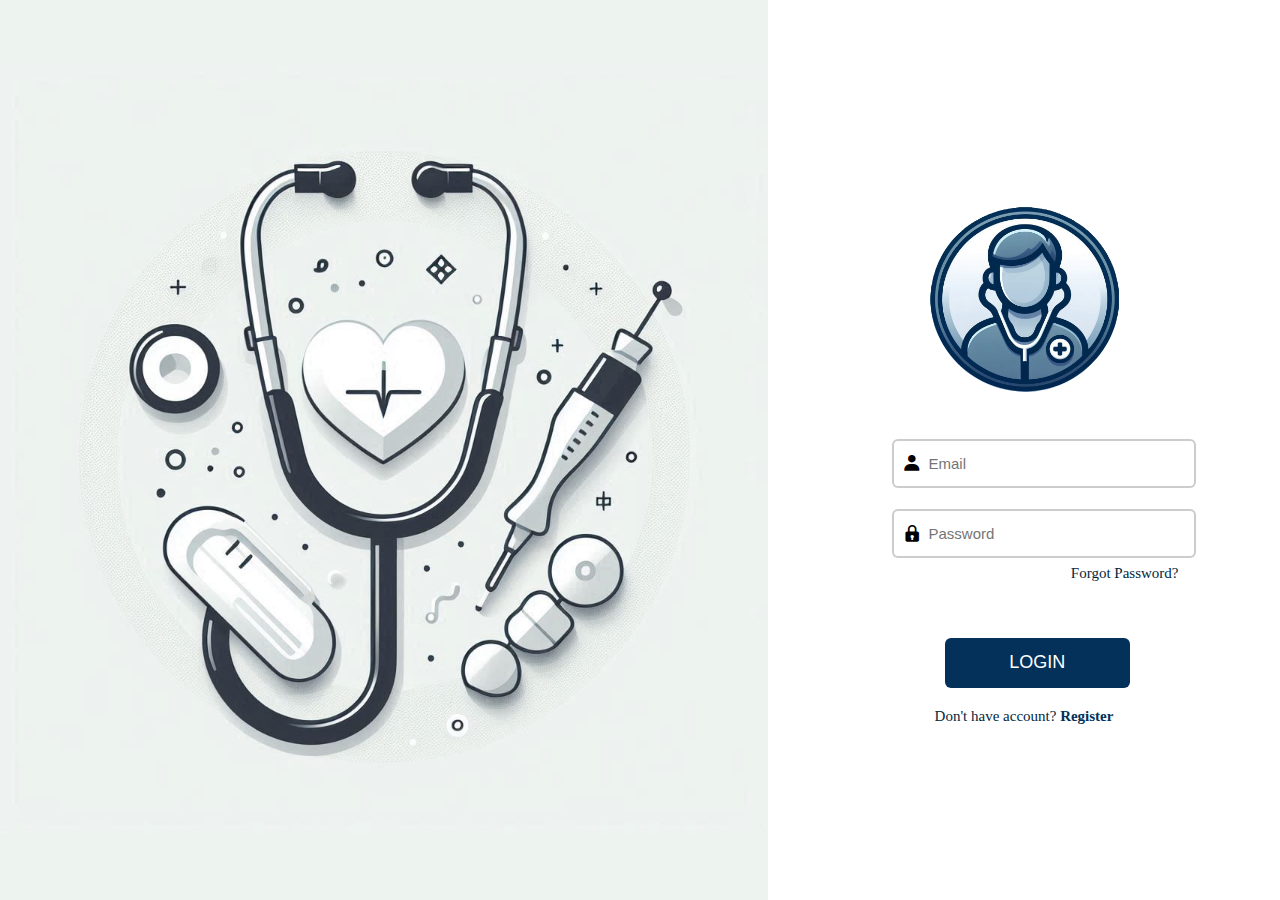
<file: htmls/login.html>
<!DOCTYPE html>
<html lang="en">

<head>
    <meta charset="UTF-8">
    <meta name="viewport" content="width=device-width, initial-scale=1.0">
    <link href='https://unpkg.com/boxicons@2.1.4/css/boxicons.min.css' rel='stylesheet'>
    <link rel="stylesheet" href="/Styles/style.css">
    <title>Document</title>
</head>

<body>
    <div class="wrapper">
        <div class="img"></div>
        <div class="form_login">
            <form class="form">
                <div class="user-icon">
                    <img src="/img/My first design 1.png" alt="">
                </div>
                <div class="input-box">
                    <input type="email" placeholder="Email" name="email" id="input-email" required>
                    <div class="errorP" id="error1">
                        <p>Couldn't find your Account</p>
                    </div>
                    <i class='bx bxs-user'></i>
                </div>
                <div class="input-box">
                    <input type="password" placeholder="Password" name="password" id="input-password" minlength="8"
                        required>
                    <div class="errorP" id="error2">
                        <p>Wrong password. Try again</p>
                    </div>
                    <i class='bx bxs-lock'></i>
                </div>
                <div class="forgot-password">
                    <a href="#">Forgot Password?</a>
                </div>
                <button type="submit" class="btn">LOGIN</button>
                <div class="register-link">
                    <p>Don't have account? <a href="/htmls/register.html">Register</a></p>
                </div>
            </form>
        </div>
    </div>
    <script defer type="text/javascript" src="/scrips/login.js"></script>
</body>

</html>
</file>
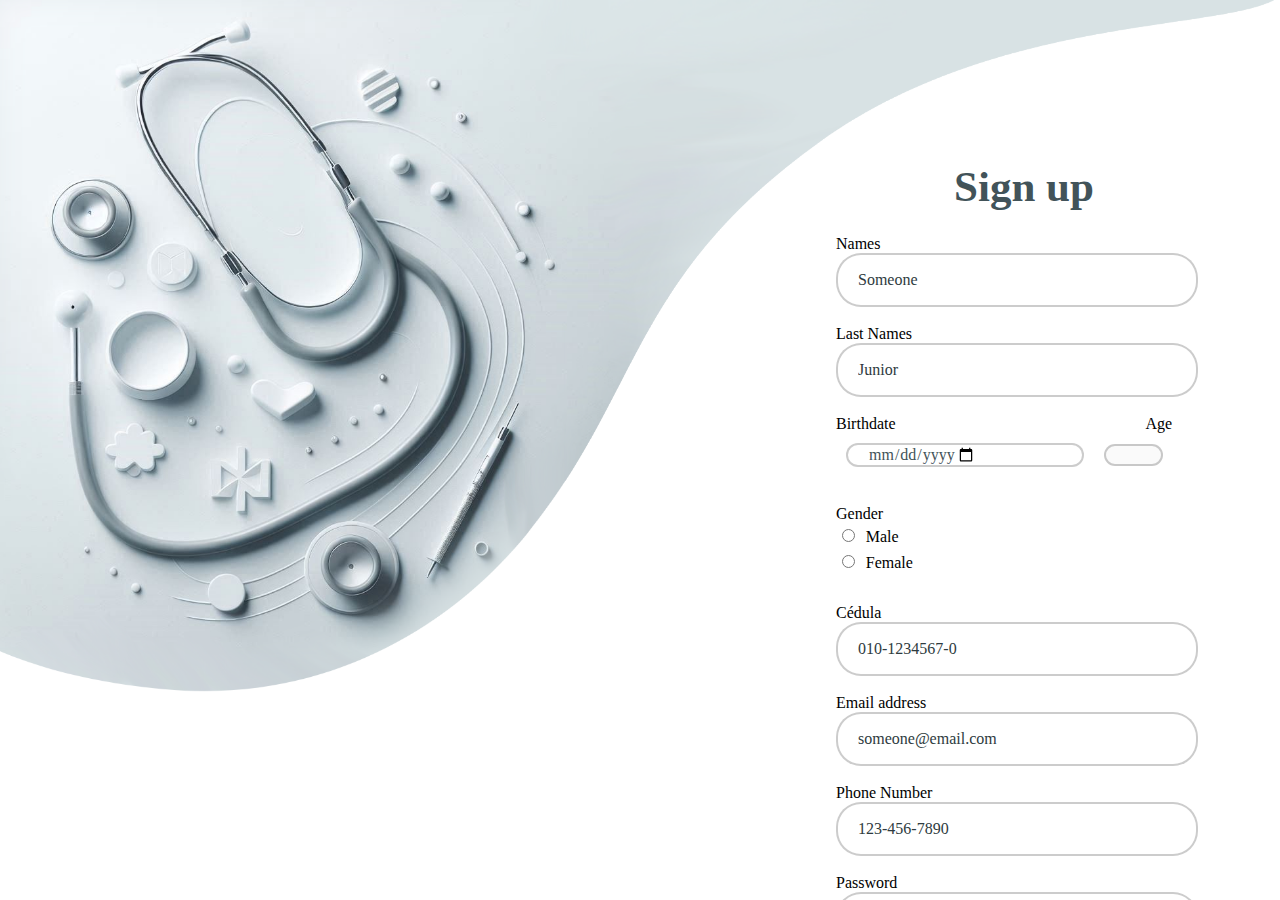
<file: htmls/register.html>
<!DOCTYPE html>
<html lang="en">

<head>
    <meta charset="UTF-8">
    <meta name="viewport" content="width=device-width, initial-scale=1.0">
    <link rel="stylesheet" href="/Styles/style-register.css">
    <title>Register</title>
</head>

<body>
    <div class="wrapper">
        <div class="img"></div>
        <div class="scroll">
            <div class="form-register">
                <form class="form">
                    <h1>Sign up</h1>
                    <div class="input-box">
                        <label for="name">Names</label>
                        <input type="text" placeholder="Someone" name="name" id="input-name" required>
                    </div>
                    <div class="input-box">
                        <label for="lastName">Last Names</label>
                        <input type="text" placeholder="Junior" name="lastName" id="input-lsname" required>
                    </div>
                    <div class="input-box">
                        <div class="labels">
                            <label for="birthdate" id="labeldate">Birthdate</label>
                            <label id="labelage">Age</label>
                        </div>
                        <div class="inputs">
                            <input type="date" name="birthdate" id="input-date" required ">
                            <input type=" number" id="age" disabled>
                        </div>
                    </div>
                    <div class="check-box">
                        <fieldset>
                            <legend>Gender</legend>
                            <div>
                                <input type="radio" name="sex" id="male" value=false required />
                                <label for="male">Male</label>
                            </div>
                            <div>
                                <input type="radio" name="sex" id="female" value=true />
                                <label for="female">Female</label>
                            </div>
                        </fieldset>

                    </div>
                    <div class="input-box" id="input-box-cedula">
                        <label for="cedula">Cédula</label>
                        <input type="tel" placeholder=010-1234567-0 name="cedula" id="input-cedula"
                            pattern="[0-9]{3}-[0-9]{7}-[0-9]{1}" required>
                        <p id="errorc"></p>
                    </div>
                    <div class="input-box">
                        <label for="email">Email address</label>
                        <input type="email" placeholder="someone@email.com" name="email" id="input-email" required>
                        <p id="errorm"></p>
                    </div>
                    <div class="input-box">
                        <label for="phoneNumber">Phone Number</label>
                        <input type="tel" placeholder="123-456-7890" id="input-phone" name="phoneNumber" min="10"
                            max="12" required />
                    </div>
                    <div class="input-box">
                        <label for="password">Password</label>
                        <input type="password" placeholder="Password" name="password" id="input-password" minlength="8"
                            required>
                    </div>
                    <button type="submit" class="btn">Sign up</button>
                </form>
            </div>
        </div>
    </div>
    <script defer type="text/javascript" src="/scrips/script.js"></script>
</body>

</html>
</file>
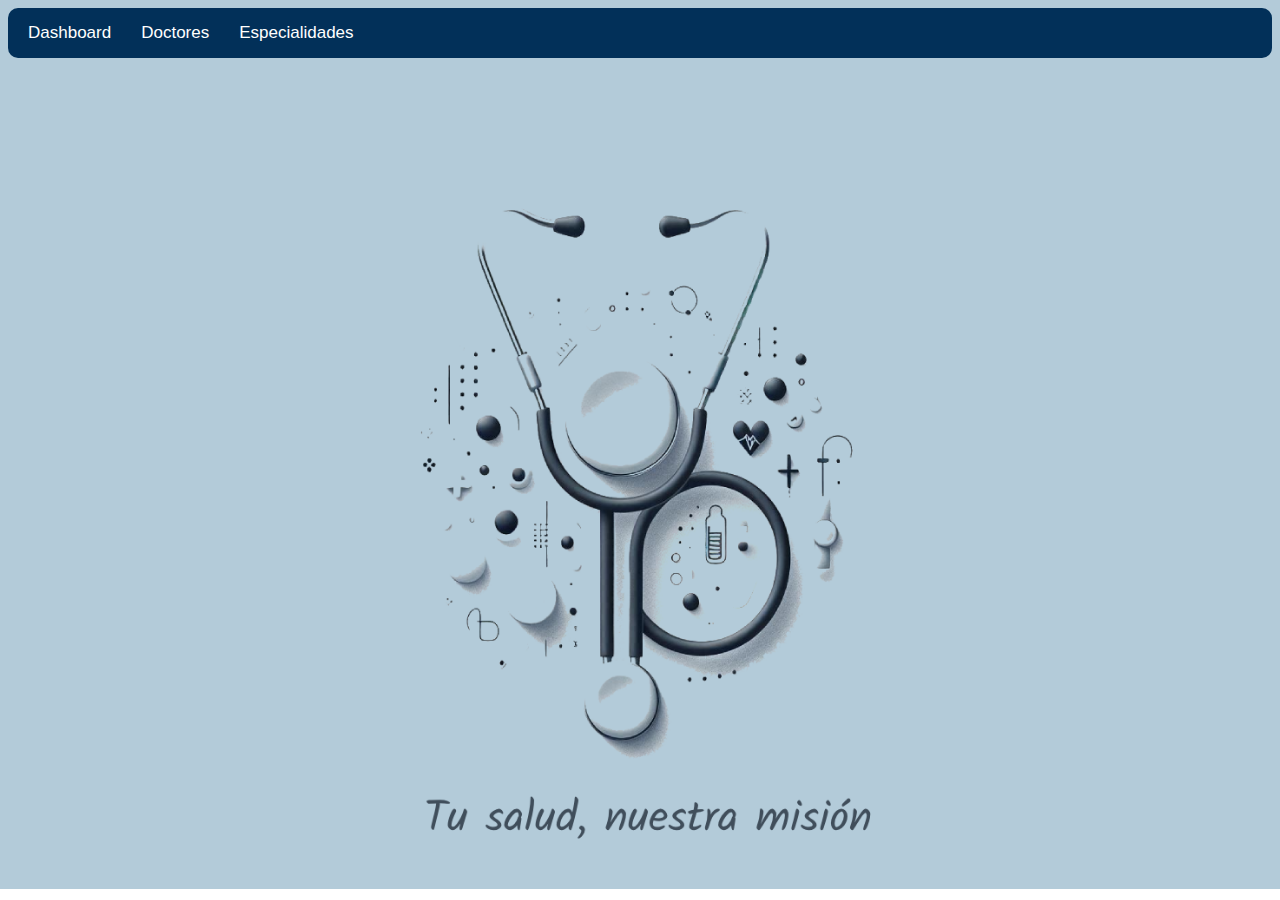
<file: htmls/vista_admin.html>
<!DOCTYPE html>
<html lang="en">

<head>
    <meta charset="UTF-8">
    <meta name="viewport" content="width=device-width, initial-scale=1.0">
    <link rel="stylesheet" href="/Styles/style-admin.css">
    <link rel="preconnect" href="https://fonts.googleapis.com">
    <link rel="preconnect" href="https://fonts.gstatic.com" crossorigin>
    <link href='https://unpkg.com/boxicons@2.1.4/css/boxicons.min.css' rel='stylesheet'>
    <link rel="stylesheet" href="https://fonts.googleapis.com/css2?family=Material+Symbols+Outlined:opsz,wght,FILL,GRAD@20..48,100..700,0..1,-50..200" />
    <title>Document</title>
</head>

<body>
    <header>
        <div class="option" id="dashboard">
            <p>Dashboard</p>
        </div>
        <div class="option" id="doctores">
            <p>Doctores</p>
        </div>
        <div class="option" id="especialidades">
            <p>Especialidades</p>
        </div>
    </header>
    <div class="popup">
        <div id="popup-window">
            <h1>Borrar Doctor</h1>
            <p>¿Estás seguro que deseas eliminar este doctor?</p>
            <button id="delete-button">Delete</button>
            <button id="close-button">Cancel</button>
        </div>
    </div>
    <div class="label">

    </div>
    <script src="/scrips/admin.js"></script>
</body>

</html>
</file>
<file: Styles/style.css>
body {
    margin: 0;
    padding: 0;
}

.wrapper {
    display: flex;
    justify-content: space-between;
}

.img {
    min-height: 100vh;
    background: url(/img/inicio1.png) no-repeat;
    background-size: cover;
    background-position: center;
    width: 60%;
}

.form_login {
    display: flex;
    width: 40%;
    align-content: center;
    justify-content: center;
    flex-wrap: wrap;
    flex-direction: column;
}

.user-icon {
    max-height: 100%;
    min-width: 100%;
    position: relative;
    top: -33px;
}

.user-icon img {
    height: 265px;
    width: 265px;
}

.wrapper .input-box {
    position: relative;
    top: -51px;
    width: 100%;
    height: 50px;
    margin: 20px 0;
}

.input-box input {
    width: 100%;
    height: 90%;
    border: 2px solid rgba(0, 0, 0, 0.2);
    border-radius: 6px;
    font-size: 15px;
    padding: 0 0 0 35px;
}

.input-box i {
    position: absolute;
    top: 28%;
    left: 10px;
    font-size: 20px;
}

.forgot-password {
    position: relative;
    text-align: end;
    font-size: 15px;
    margin: -65px -22px 56px;
}

.forgot-password a {
    background-color: transparent;
    text-decoration: none;
    color: #012840;
}

.btn {
    position: relative;
    background-color: #033159;
    width: 70%;
    left: 20%;
    height: 50px;
    border: none;
    outline: none;
    border-radius: 6px;
    cursor: pointer;
    font-size: 18px;
    color: #ffffff;
}



.wrapper .register-link {
    text-align: center;
    font-size: 15px;
    margin-top: 20px;
    margin: 20px 0 15px;
    color: #012840;
}

.register-link p a {
    text-decoration: none;
    color: #033159;
    font-weight: 600;
}

.register-link p a :hover {
    text-decoration: underline;
}

.form {
    position: relative;
    top: 20px;
}

.input-box #input-1 {
    border: 2px solid rgb(240, 4, 4);
}


.input-box #error {
    display: block;
    color: #ff0000;
    font-size: 13px;
    margin: -9px 0 0 0;
}

.errorP {
    display: none;
}
</file>
<file: Styles/style-register.css>
* {
    margin: 0;
    padding: 0;
    font-family: cursive;
}

body {
    min-height: 100vh;
    background: url(/img/inicio4.png) no-repeat;
    background-size: contain;
}

.form-register {
    width: 40vw;
    height: 100vh;
    position: relative;
    left: 60%;
    top: 70px;
    display: flex;
    align-items: center;
    justify-content: center;
}

.wrapper h1 {
    margin: 150px 0 50px 0;
    font-size: 43px;
    text-align: center;
    color: #425359;
    font-weight: bold;
    position: relative;
    top: 26px;
}

.scroll{
    overflow-x: hidden;
    overflow-y: scroll;
    position: relative;
    z-index: 1;
}

.img{
    height: 100vh;
    width: 100vw;
    min-height: 100vh;
    background: url(/img/pedicio.png) no-repeat;
    background-size: contain;
    position: fixed;
    z-index: 2; 
    pointer-events: none;
}

/* ///// */

.wrapper .input-box {
    position: relative;
    width: 100%;
    height: 50px;
    margin: 30px 0;
    padding: 0 0 10px 0;
}

.input-box #input-1 {
    border: 2px solid rgb(243, 3, 3);
}

.input-box input {
    width: 90%;
    height: 100%;
    outline: none;
    border: 2px solid rgba(0, 0, 0, 0.2);
    border-radius: 25px;
    font-size: 16px;
    color: #425359;
    padding: 0 0 0 20px;
}

.input-box input::placeholder {
    color: #2E3B40;
}

.check-box fieldset {
    border: 2px solid rgba(0, 0, 0, 0.2);
    border-radius: 25px;
    border: none;
}

.check-box input {
    margin: 0.4rem;
}


.input-box .labels{
    display: flex;
}

.input-box .inputs{
    display: flex;
    align-items: center;
    padding: 10px;
}

.input-box #input-date{
    display: flex;
    width: 60%;
}

.input-box #age {
    position: relative;
    left: 20px;
    width: 10%;
}

.input-box #labelage{
    position: relative;
    left: 250px;
}

.btn {
    position: relative;
    background-color: #425359;
    width: 30%;
    left: 30%;
    height: 50px;   
    border: none;
    outline: none;
    border-radius: 25px;
    cursor: pointer;
    font-size: 18px;
    color: #ffffff;
    margin: 20px 0 20px 0;
}

.input-box #errorm, #errorc {
    display: block;
    color: #ff0000;
    font-size: 13px;
    margin-left: 20px;
}
</file>
<file: Styles/style-admin.css>
body {
    min-height: 97vh;
    background: url(/img/background1.png) no-repeat;
    background-size: cover;
    background-position: center;
    font-family: "Inter", sans-serif;
}

header {
    background-color: #023059;
    height: 50px;
    border-radius: 10px;
    display: flex;
    align-items: center;
}

.option {
    height: 37px;
    border-radius: 10px;
    margin: 0 0 0 10px;
    display: flex;
    align-items: center;
    justify-content: center;
}

.option p{
    color: #ffff;
    font-size: 17px;
    margin: 0 10px 0 10px;
}

.window {
    background: #F2F2F2;
    border-radius: 10px;
    height: 87vh;
    margin-top: 10px;
    display: flex;
}

.window_dashboard{
    font-family: "Inter", sans-serif;
    background: #F2F2F2;
    border-radius: 10px;
    height: 87vh;
    margin-top: 10px;
    display: flex;
    flex-direction: column;
    justify-content: space-between;
    align-content: center;
    align-items: center;
}

.list-data{
    /* background-color: rebeccapurple; */
    height: 100%;
    width: 40%;
    margin-left: 13px;
}

.edit-data{
     /* background-color: aqua; */
     height: 100%;
     width: 58%;
}

.list {
    position: relative;
    top: 50px;
    display: flex;
    flex-direction: column;
    align-items: center;
    /* height: 100%; */
    /* width: 100%; */
}

.list .box {
    width: 90%;
    height: 40px;   
    outline: none;
    display: flex;
    border-top: solid;
    border-top-color: #0000002c;
    align-items: center;
    justify-content: space-around;
    cursor: pointer;
}
.selected_box {   
    width: 90%;
    height: 40px;   
    outline: none;
    display: flex;
    align-items: center;
    justify-content: space-around;
    border-radius: 10px;
    cursor: pointer;
    color: #000000;
    background-color: #658DA6;
}

/* .data {
    position: relative;
    top: 70px;
} */

.search {
    display: flex;
    justify-content: center;
    position: relative;
    top: 30px;
}

.search_bar {
    /* position: relative; */
    width: 90%;
    background-color: #ffff;
    border: 2px solid rgba(225, 225, 225, 0.8);
    box-shadow: 0 0 10px rgba(255, 253, 253, 0.5);
    border-radius: 10px;
}
.list-labels{
    width: 95%;
    display: flex;
    flex-direction: row;
    justify-content: space-between;
    margin: 0 0px 20px 0;
}

 #search_input {
    /* color: #fff; */
    border: none;
    /* width: %; */
    padding: 10px;
    position: relative;
    left: 3%;
    width: 100%;
    background-color: transparent;
    outline: none;
   
}

#search_input:focus {
    border: none;
    box-shadow: none;
}

#btnSearch {
    border: none;
    position: relative;
    left: 0;
    width: 25%;
    background-color: #023059;
    color: #ffff;
    border-top-right-radius: 10px;
    border-bottom-right-radius: 10px;
}

.barbtn {
    background-color: #023059;
    color: #ffff;
    border-radius: 10px;
    position: relative;
    /* width: 70%; */
    left: -18em;
    height: 50px;
    border: none;
    outline: none;
    cursor: pointer;
    font-size: 18px;
}

.bar {
    position: absolute;
    top: 90px;
    left: 63%;
    height: 5%;
}

.bar #btn_plus{
    position: relative;
    left: 345px;
    cursor: pointer;
}

.bar #delete {
    position: relative;
    left: 18em;
    cursor: pointer;
}

.bar #save {
    position: relative;
    left: 0%;    
    cursor: pointer;
}


#search-form {
    display: flex;
}

#combobox {
    position: relative;
    left: 11px;
    border: none; 
}

#combobox:focus {
    border: none;
    box-shadow: none;
}


.dataDoctor{
    position: relative;
    width: 50vw;
    display: block;
    top: 65px;
    left: 100px;
}

#save{
    position: absolute;
    top: 2px;
    left: 71%;
}






/* Especialidades */

.window_especialidades{
    font-family: "Inter", sans-serif;
    background: #F2F2F2;
    border-radius: 10px;
    height: 80vh;
    margin-top: 10px;
    display: flex;
    width: 33vw;
    justify-content: center; 
}

.list-especialidades{
    position: relative;
    display: flex;
    flex-direction: column;
    align-items: center;
    height: 56vh;

}


.list-border {
    border: 2px solid rgba(130, 130, 130, 0.2);
    border-radius: 10px;
    position: relative;
}

#btn_plus_espe{
    position: relative;
    left: 33%;
    top: 9px;
}


.box #name {
    width: 60%;
    height: 30px;
    background-color: #ffff;
    border: 2px solid rgba(225, 225, 225, 0.8);
    box-shadow: 0 0 10px rgba(255, 253, 253, 0.5);
    border-radius: 10px;
}

#errorP #errorE {
    display: block;
    color: #ff0000;
    font-size: 13px;
    margin-left: 20px;
}

.material-symbols-outlined{
    position: absolute;
    left: 85%;
    margin-top: -21px;
    font-size: 28px;
}

.list-especialidades .box {
    width: 100%;
    text-align: center;
    outline: none;
    cursor: pointer;
}

.selected_box_espe {  
    width: 100%;
    text-align: center; 
    outline: none;
    cursor: pointer;
    color: #000000;
    background-color: #658DA6;
}

.scroll{
    overflow-x: hidden;
    overflow-y: scroll;
    position: relative;
}


#popup-window {
    position: fixed;
    width: 300px;
    height: 200px;
    background-color: white;
    font-size: 18px;
    outline: none;
    box-shadow: 0 0 10px rgb(101 141 166);
    border: none;
    padding: 10px;
    margin: auto;
    top: 0;
    right: 0;
    bottom: 0;
    left: 0;
    z-index: 10;
    flex-wrap: wrap;
    justify-content: center;
    align-items: center;
    display: none;
  }  

#popup-window button {
    font-size: 18px;
    border: none;
    background-color: transparent;

}

#popup-window p {
    position: relative;
    left: 9px;
}

#popup-window #delete-button {
    position: relative;
    right: 20px;
}

#popup-window #close-button {
    position: relative;
    left: 20px;
}

.list-citas {
    position: relative;
    display: flex;
    flex-direction: column;
    align-items: center;
    height: 61vh;
}
</file>
